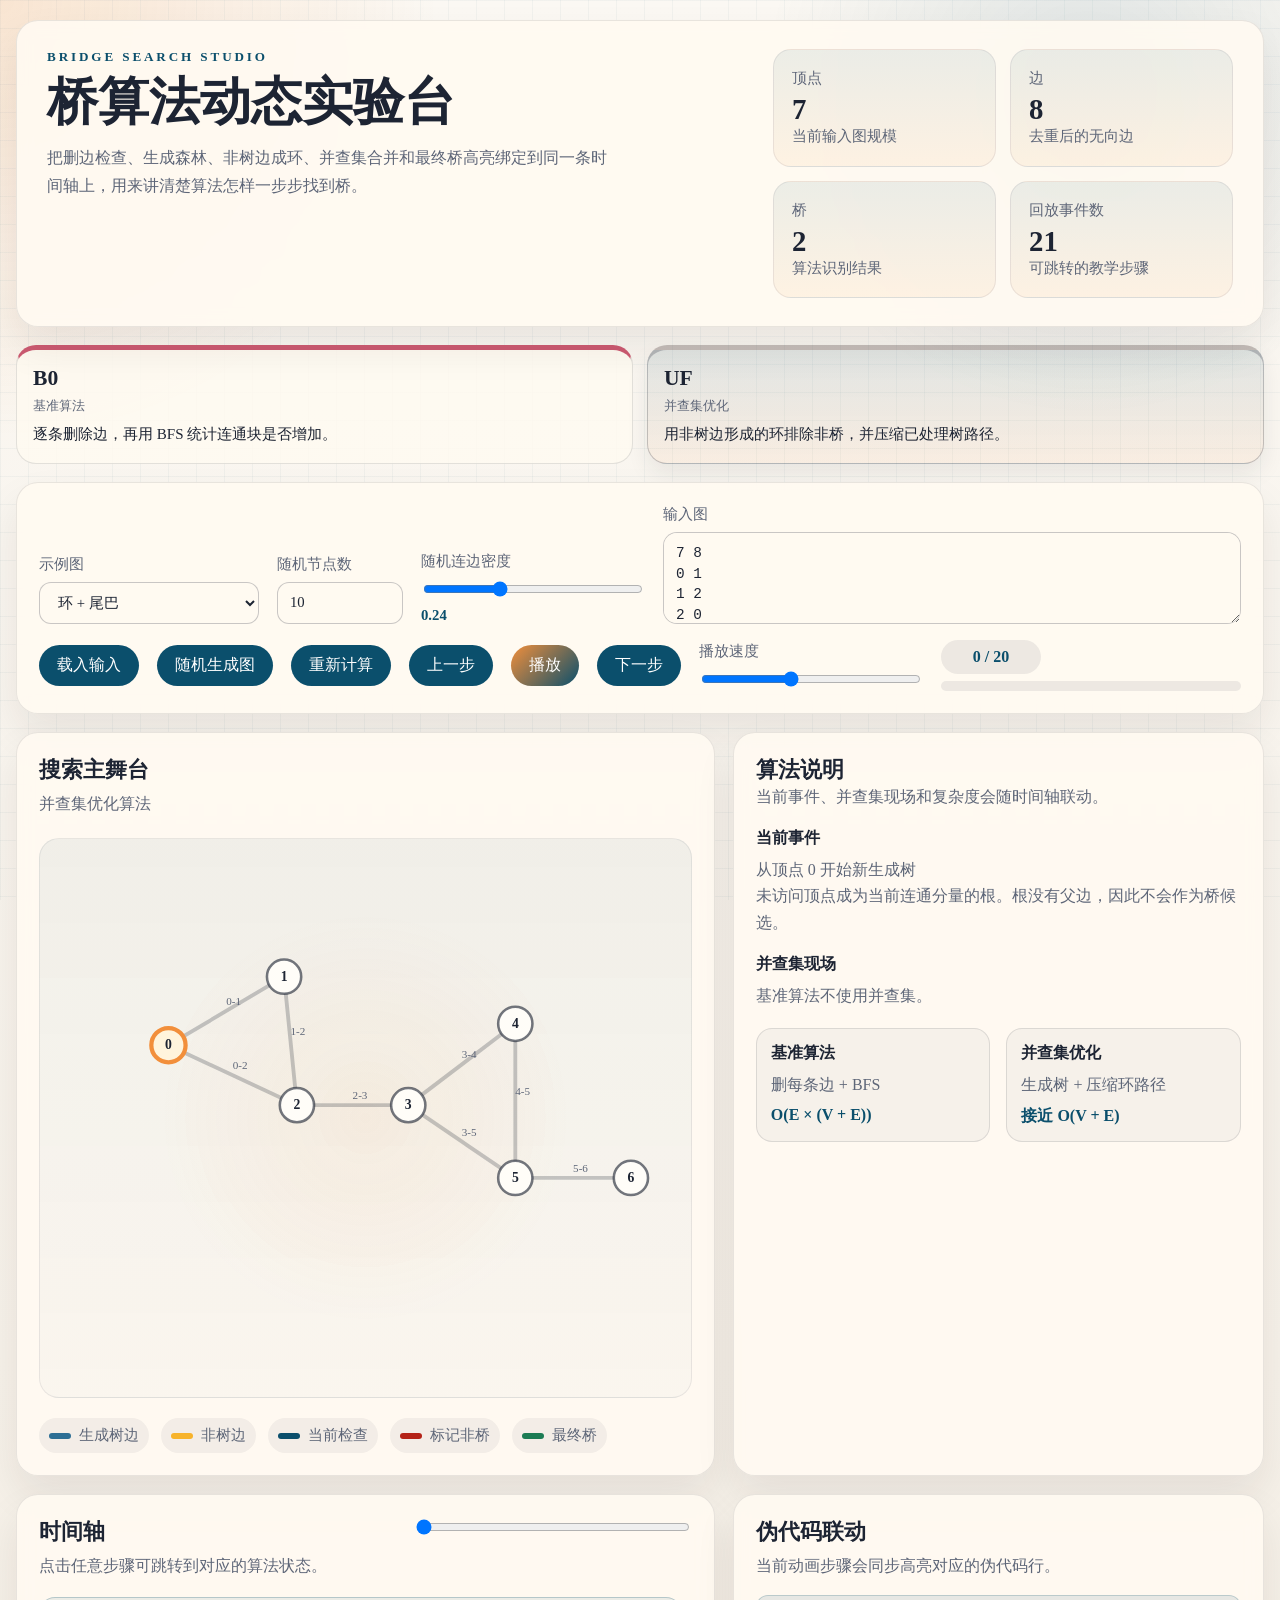
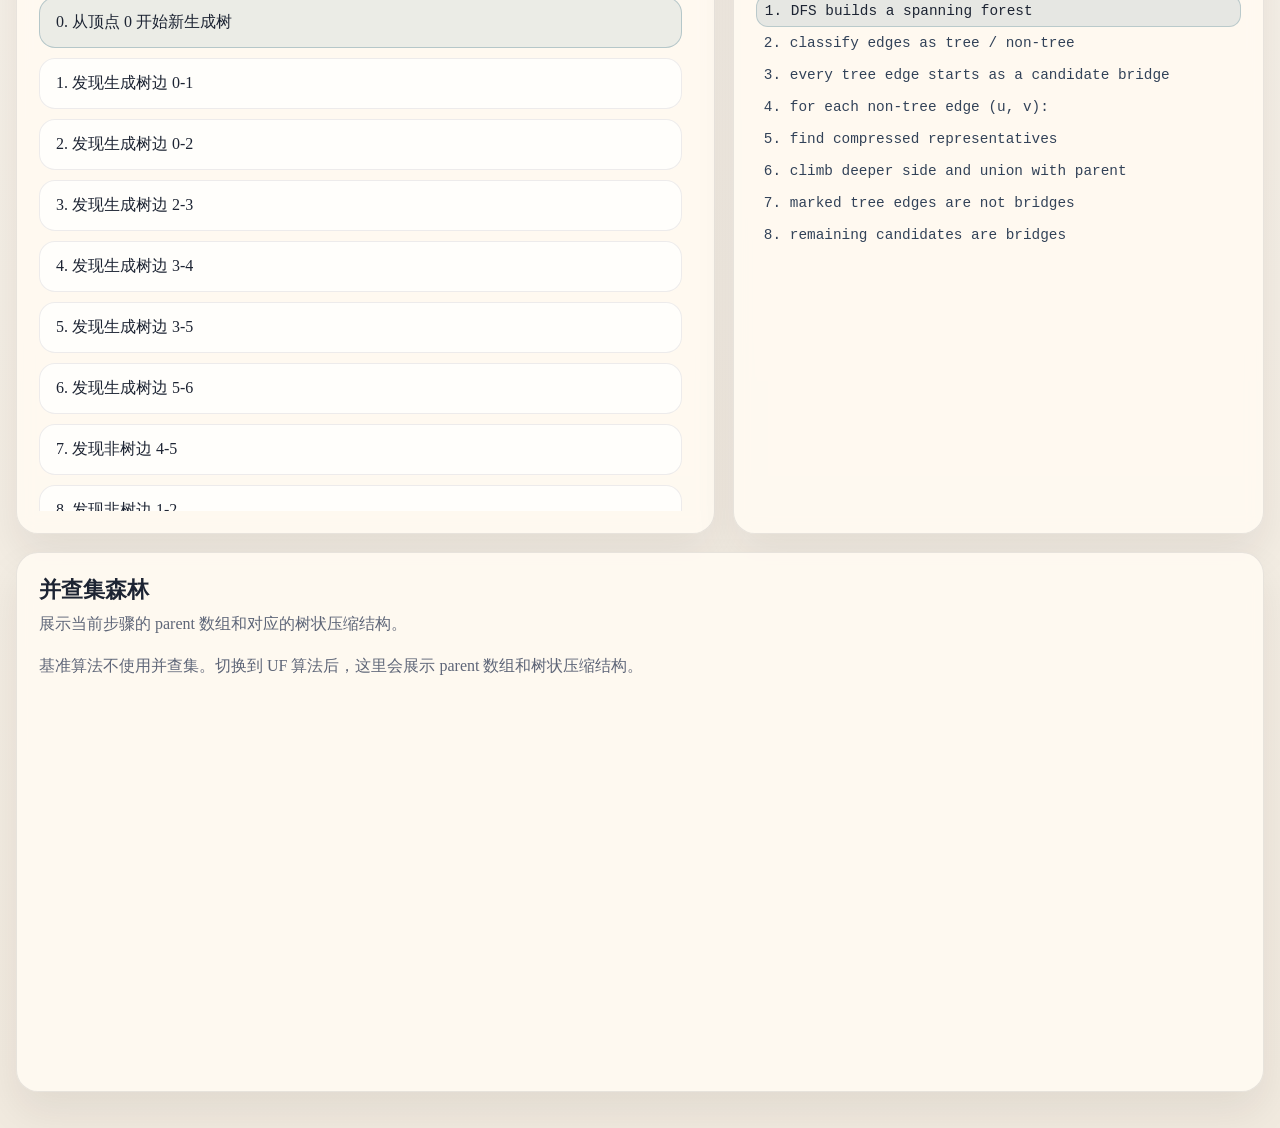
<file: index.html>
<!doctype html>
<html lang="zh-CN">
<head>
  <meta charset="utf-8">
  <meta name="viewport" content="width=device-width, initial-scale=1">
  <meta http-equiv="refresh" content="0; url=visualizer.html">
  <title>桥算法动态实验台</title>
  <link rel="canonical" href="visualizer.html">
</head>
<body>
  <script>window.location.replace("visualizer.html");</script>
  <p><a href="visualizer.html">打开桥算法动态实验台</a></p>
</body>
</html>
</file>
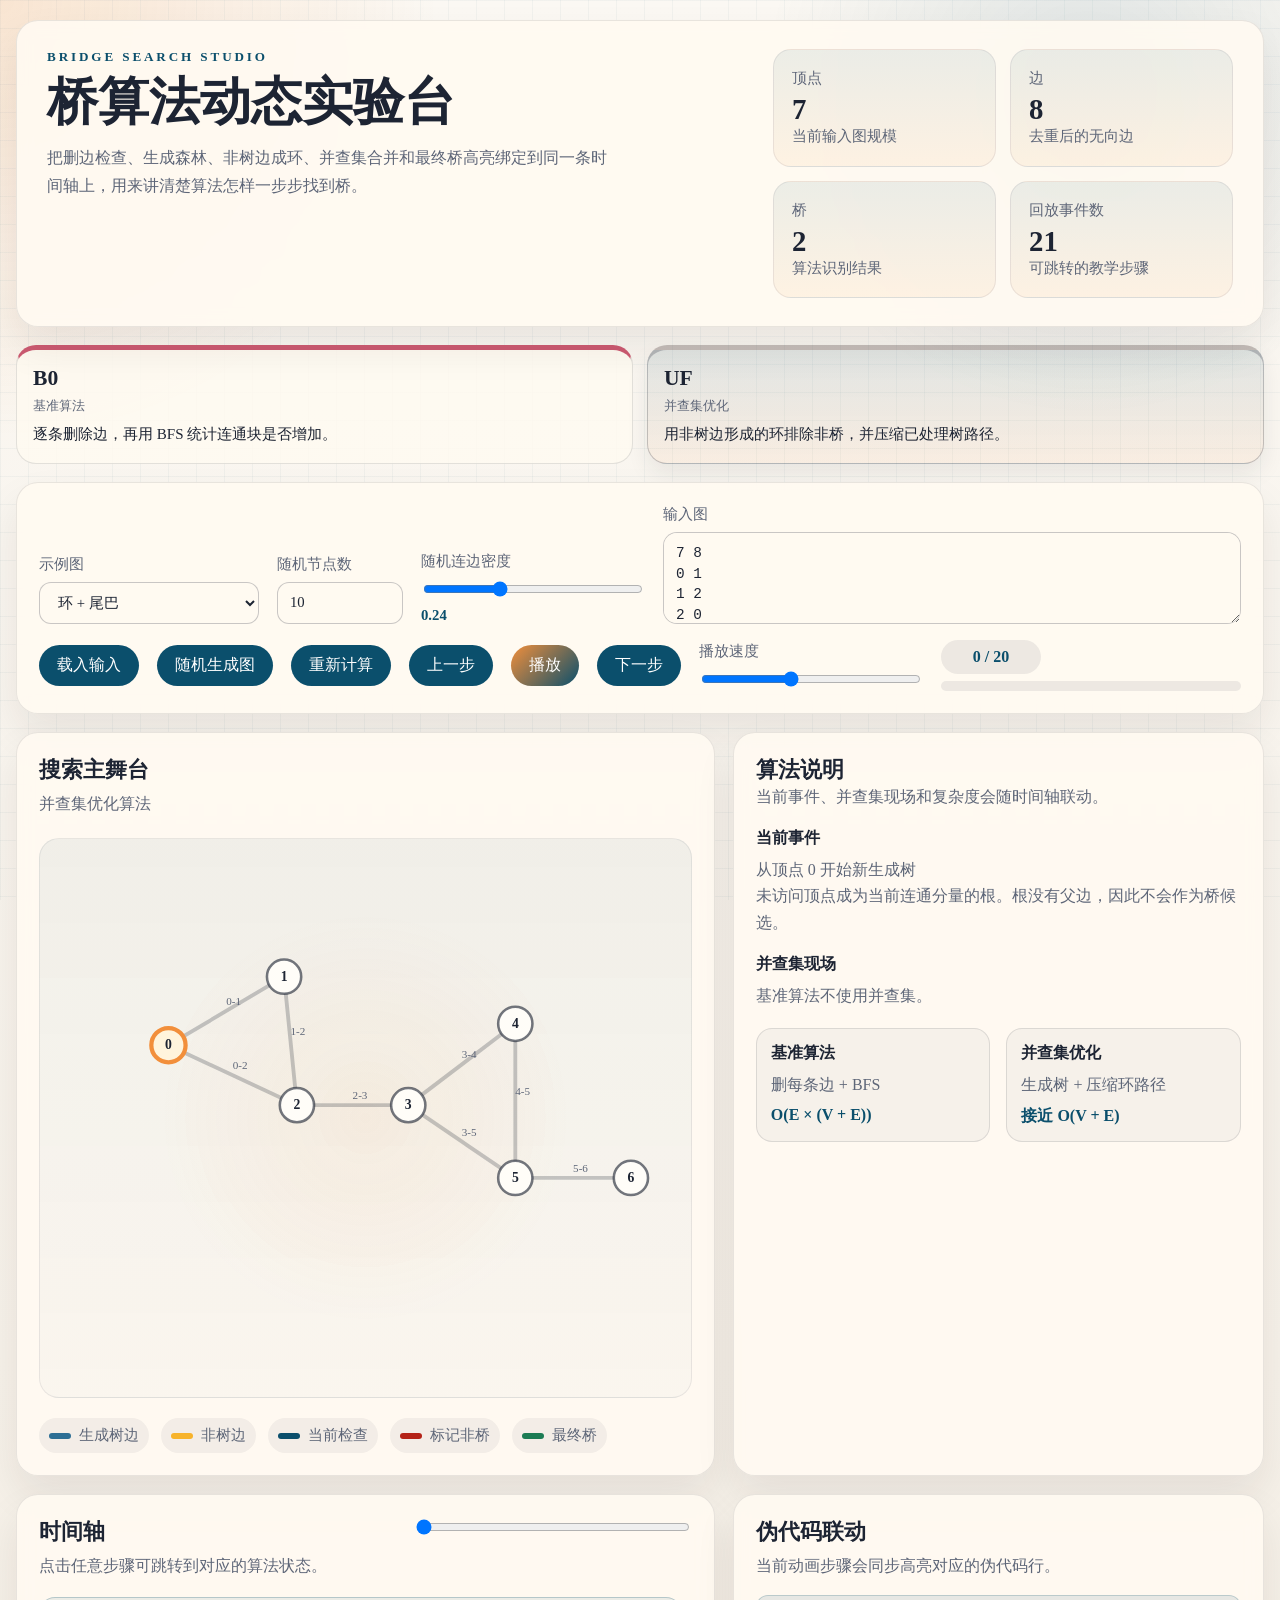
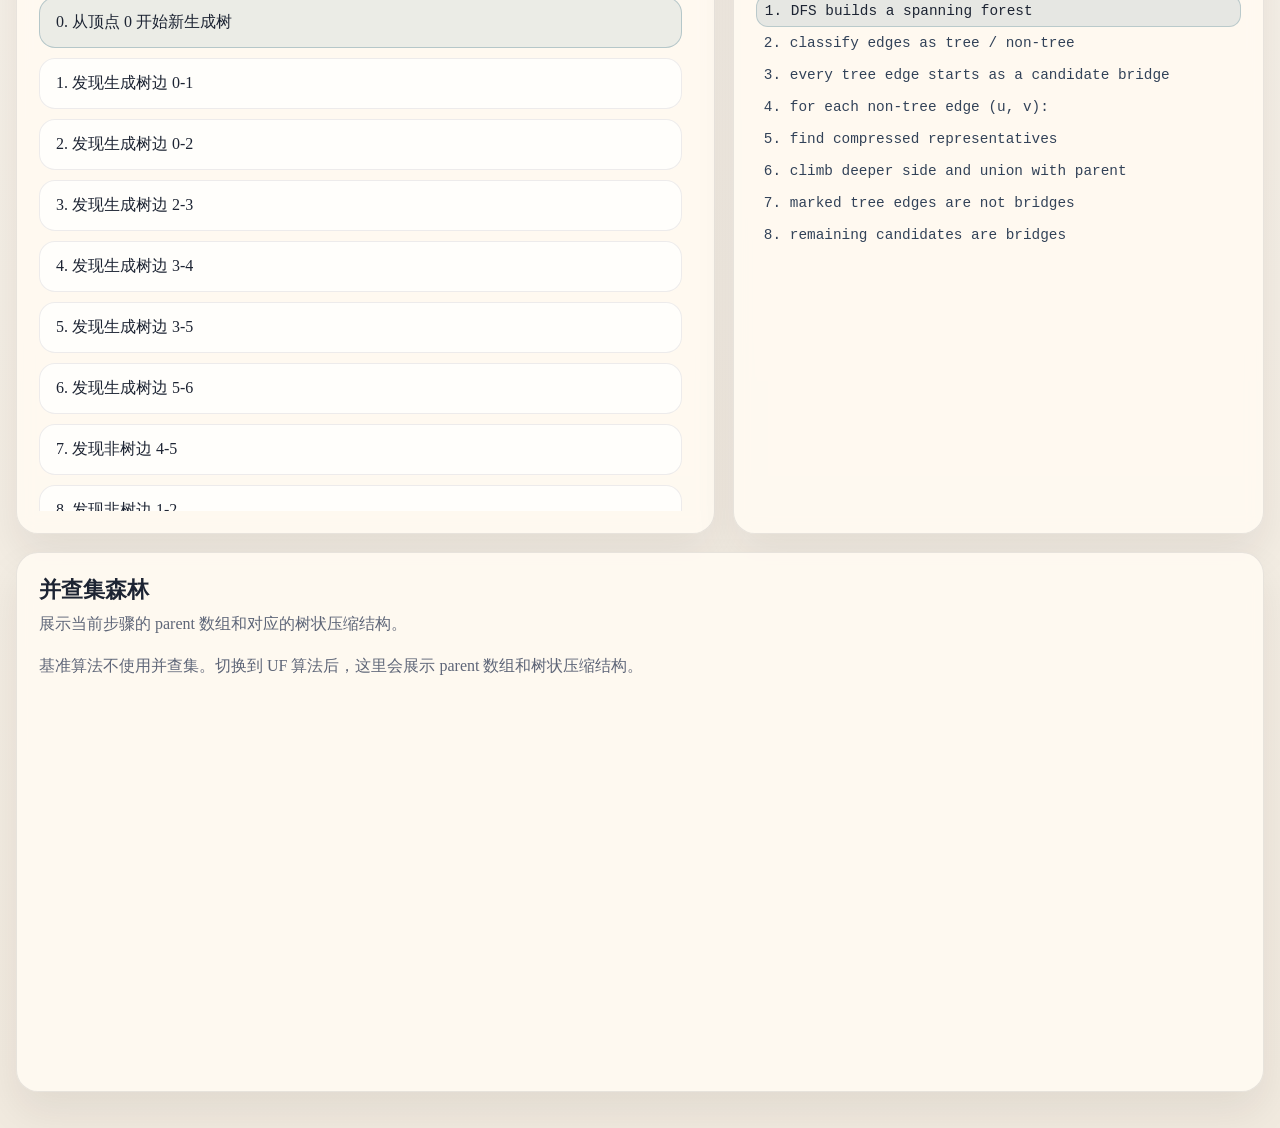
<file: visualizer.html>
<!doctype html>
<html lang="zh-CN">
<head>
  <meta charset="utf-8">
  <meta name="viewport" content="width=device-width, initial-scale=1">
  <title>桥算法动态实验台</title>
  <link rel="stylesheet" href="visualizer.css?v=uf-forest-20260612">
</head>
<body>
  <div class="backdrop" aria-hidden="true"></div>
  <main class="shell">
    <header class="hero">
      <div class="hero-copy">
        <p class="eyebrow">Bridge Search Studio</p>
        <h1>桥算法动态实验台</h1>
        <p class="summary">
          把删边检查、生成森林、非树边成环、并查集合并和最终桥高亮绑定到同一条时间轴上，用来讲清楚算法怎样一步步找到桥。
        </p>
      </div>
      <div class="hero-metrics" aria-label="图统计">
        <div class="hero-metric"><span>顶点</span><strong id="vertexCount">0</strong><span>当前输入图规模</span></div>
        <div class="hero-metric"><span>边</span><strong id="edgeCount">0</strong><span>去重后的无向边</span></div>
        <div class="hero-metric"><span>桥</span><strong id="bridgeCount">0</strong><span>算法识别结果</span></div>
        <div class="hero-metric"><span>回放事件数</span><strong id="stepCount">0</strong><span>可跳转的教学步骤</span></div>
      </div>
    </header>

    <section class="variant-strip" aria-label="算法选择">
      <button id="benchmarkBtn" class="variant-card benchmark-card" type="button">
        <b>B0</b>
        <small>基准算法</small>
        <p>逐条删除边，再用 BFS 统计连通块是否增加。</p>
      </button>
      <button id="efficientBtn" class="variant-card efficient-card active" type="button">
        <b>UF</b>
        <small>并查集优化</small>
        <p>用非树边形成的环排除非桥，并压缩已处理树路径。</p>
      </button>
    </section>

    <section class="control-panel panel" aria-label="图和播放设置">
      <div class="control-row">
        <label>
          <span>示例图</span>
          <select id="sampleSelect">
            <option value="cycle-tail">环 + 尾巴</option>
            <option value="two-blocks">双环单桥</option>
            <option value="forest">森林与链</option>
            <option value="dense-core">稠密核心</option>
          </select>
        </label>
        <label>
          <span>随机节点数</span>
          <input id="randomNodeCount" type="number" min="4" max="18" value="10">
        </label>
        <label>
          <span>随机连边密度</span>
          <input id="randomDensity" type="range" min="0.08" max="0.55" step="0.01" value="0.24">
          <strong id="randomDensityLabel">0.24</strong>
        </label>
        <label class="graph-input-label">
          <span>输入图</span>
          <textarea id="graphInput" spellcheck="false" aria-label="自定义图输入"></textarea>
        </label>
      </div>
      <div class="control-row compact">
        <button id="loadInputBtn" type="button">载入输入</button>
        <button id="randomBtn" type="button">随机生成图</button>
        <button id="resetBtn" type="button">重新计算</button>
        <button id="prevBtn" type="button">上一步</button>
        <button id="playBtn" type="button" class="primary">播放</button>
        <button id="nextBtn" type="button">下一步</button>
        <label class="speed-control">
          <span>播放速度</span>
          <input id="speedRange" type="range" min="0.5" max="3" step="0.5" value="1.5">
        </label>
        <div class="step-status">
          <span id="stepBadge">0 / 0</span>
          <div class="progress"><i id="progressFill"></i></div>
        </div>
      </div>
    </section>

    <section class="dashboard">
      <article class="panel stage-panel" aria-label="搜索主舞台">
        <div class="panel-head">
          <div>
            <h2>搜索主舞台</h2>
            <p id="algorithmTitle">并查集优化算法</p>
          </div>
        </div>
        <svg id="graphSvg" viewBox="0 0 760 520" role="img" aria-label="桥查找过程图"></svg>
        <div class="legend">
          <span><i class="swatch tree"></i>生成树边</span>
          <span><i class="swatch non-tree"></i>非树边</span>
          <span><i class="swatch active"></i>当前检查</span>
          <span><i class="swatch rejected"></i>标记非桥</span>
          <span><i class="swatch bridge"></i>最终桥</span>
        </div>
      </article>

      <article class="panel info-panel" aria-label="算法说明">
        <div class="panel-head">
          <div>
            <h2>算法说明</h2>
            <p>当前事件、并查集现场和复杂度会随时间轴联动。</p>
          </div>
        </div>
        <div class="info-block">
          <h3>当前事件</h3>
          <p id="eventTitle">准备运行</p>
          <p id="eventDetail" class="muted">选择样例图后运行任一算法，步骤会与图、伪代码、日志同步。</p>
        </div>
        <div class="info-block">
          <h3>并查集现场</h3>
          <div id="dsuState" class="dsu-state"></div>
        </div>
        <div class="info-grid">
          <div>
            <h3>基准算法</h3>
            <p>删每条边 + BFS</p>
            <strong>O(E × (V + E))</strong>
          </div>
          <div>
            <h3>并查集优化</h3>
            <p>生成树 + 压缩环路径</p>
            <strong>接近 O(V + E)</strong>
          </div>
        </div>
      </article>

      <article class="panel timeline-panel" aria-label="时间轴">
        <div class="panel-head">
          <div>
            <h2>时间轴</h2>
            <p>点击任意步骤可跳转到对应的算法状态。</p>
          </div>
          <input id="timelineRange" type="range" min="0" max="0" value="0" aria-label="步骤时间轴">
        </div>
        <div id="timeline" class="timeline"></div>
      </article>

      <article class="panel pseudo-panel" aria-label="伪代码联动">
        <div class="panel-head">
          <div>
            <h2>伪代码联动</h2>
            <p>当前动画步骤会同步高亮对应的伪代码行。</p>
          </div>
        </div>
        <div id="pseudoCode" class="pseudocode-list"></div>
      </article>

      <article class="panel log-panel" aria-label="并查集状态">
        <div class="panel-head">
          <div>
            <h2>并查集森林</h2>
            <p>展示当前步骤的 parent 数组和对应的树状压缩结构。</p>
          </div>
        </div>
        <div id="eventLog" class="uf-board"></div>
      </article>
    </section>
  </main>

  <script src="visualizer.js?v=uf-forest-20260612"></script>
</body>
</html>
</file>
<file: visualizer.css>
:root {
  color-scheme: light;
  --paper: #f6f1e8;
  --paper-strong: #fffaf1;
  --ink: #1d2433;
  --muted: #5e6678;
  --line: rgba(29, 36, 51, 0.12);
  --line-strong: rgba(29, 36, 51, 0.24);
  --accent: #0b4f6c;
  --accent-soft: rgba(11, 79, 108, 0.12);
  --warm: #f28f3b;
  --rose: #cc5a71;
  --green: #1c7c54;
  --gold: #f7b32b;
  --red: #b42318;
  --blue: #2d6f95;
  --shadow: 0 20px 40px rgba(32, 31, 29, 0.08);
  --radius: 22px;
}

* {
  box-sizing: border-box;
}

html,
body {
  margin: 0;
  min-height: 100%;
  color: var(--ink);
  background: linear-gradient(180deg, #fbf8f3 0%, #f1eadf 100%);
  font-family: "Palatino Linotype", "Noto Serif SC", "Microsoft YaHei", serif;
}

body {
  position: relative;
}

.backdrop {
  position: fixed;
  inset: 0;
  background-image:
    linear-gradient(rgba(11, 79, 108, 0.04) 1px, transparent 1px),
    linear-gradient(90deg, rgba(11, 79, 108, 0.04) 1px, transparent 1px),
    radial-gradient(circle at top left, rgba(242, 143, 59, 0.18), transparent 28%),
    radial-gradient(circle at 85% 10%, rgba(11, 79, 108, 0.12), transparent 24%);
  background-size: 28px 28px, 28px 28px, auto, auto;
  pointer-events: none;
}

button,
select,
textarea,
input {
  font: inherit;
}

button {
  border: 0;
  border-radius: 999px;
  padding: 10px 18px;
  background: var(--accent);
  color: white;
  cursor: pointer;
  transition: transform 160ms ease, opacity 160ms ease, box-shadow 160ms ease;
}

button:hover {
  transform: translateY(-1px);
  box-shadow: 0 10px 22px rgba(29, 36, 51, 0.08);
}

button:disabled {
  opacity: 0.45;
  cursor: not-allowed;
  box-shadow: none;
}

button.primary {
  background: linear-gradient(135deg, var(--warm), var(--accent));
}

.shell {
  position: relative;
  z-index: 1;
  width: min(1480px, calc(100vw - 32px));
  margin: 20px auto 36px;
}

.hero,
.panel {
  background: rgba(255, 250, 241, 0.92);
  backdrop-filter: blur(8px);
  border: 1px solid rgba(29, 36, 51, 0.1);
  border-radius: var(--radius);
  box-shadow: var(--shadow);
}

.hero {
  display: grid;
  grid-template-columns: minmax(0, 1.45fr) minmax(360px, 0.95fr);
  gap: 24px;
  padding: 28px 30px;
}

.eyebrow {
  margin: 0 0 10px;
  font-size: 0.82rem;
  font-weight: 700;
  letter-spacing: 0.22em;
  text-transform: uppercase;
  color: var(--accent);
}

.hero h1 {
  margin: 0;
  font-size: clamp(2rem, 4vw, 3.35rem);
  line-height: 1.04;
}

.summary {
  margin: 16px 0 0;
  max-width: 70ch;
  color: var(--muted);
  line-height: 1.75;
}

.hero-metrics {
  display: grid;
  grid-template-columns: repeat(2, minmax(0, 1fr));
  gap: 14px;
}

.hero-metric {
  padding: 18px;
  border-radius: 18px;
  background: linear-gradient(180deg, rgba(11, 79, 108, 0.08), rgba(242, 143, 59, 0.08));
  border: 1px solid rgba(29, 36, 51, 0.08);
}

.hero-metric span,
.hero-metric strong {
  display: block;
}

.hero-metric strong {
  margin-top: 4px;
  font-size: 1.8rem;
}

.hero-metric span {
  color: var(--muted);
  font-size: 0.92rem;
  line-height: 1.45;
}

.variant-strip {
  display: grid;
  grid-template-columns: repeat(2, minmax(0, 1fr));
  gap: 14px;
  margin: 18px 0;
}

.variant-card {
  min-height: 118px;
  padding: 16px;
  border-radius: 20px;
  border: 1px solid var(--line);
  background: rgba(255, 250, 241, 0.82);
  color: var(--ink);
  text-align: left;
}

.variant-card.benchmark-card {
  border-top: 5px solid var(--rose);
}

.variant-card.efficient-card {
  border-top: 5px solid var(--accent);
}

.variant-card:hover,
.variant-card.active {
  border-color: var(--line-strong);
  box-shadow: 0 10px 22px rgba(29, 36, 51, 0.08);
}

.variant-card.active {
  background: linear-gradient(180deg, rgba(11, 79, 108, 0.1), rgba(242, 143, 59, 0.08));
}

.variant-card b,
.variant-card small,
.variant-card p {
  display: block;
}

.variant-card b {
  font-size: 1.35rem;
}

.variant-card small {
  margin: 6px 0 8px;
  color: var(--muted);
}

.variant-card p {
  margin: 0;
  font-size: 0.94rem;
  line-height: 1.55;
}

.control-panel {
  padding: 18px 22px;
  margin-bottom: 18px;
}

.control-row {
  display: flex;
  flex-wrap: wrap;
  gap: 18px;
  align-items: end;
}

.control-row.compact {
  margin-top: 16px;
  align-items: center;
}

label {
  display: grid;
  gap: 8px;
  color: var(--muted);
  font-size: 0.92rem;
}

.graph-input-label {
  flex: 1 1 520px;
}

select,
textarea,
input[type="number"] {
  border: 1px solid var(--line-strong);
  background: var(--paper-strong);
  color: var(--ink);
}

select {
  min-width: 220px;
  min-height: 42px;
  padding: 10px 14px;
  border-radius: 12px;
}

input[type="number"] {
  width: 126px;
  min-height: 42px;
  padding: 10px 12px;
  border-radius: 12px;
}

textarea {
  width: 100%;
  min-height: 92px;
  resize: vertical;
  padding: 10px 12px;
  border-radius: 14px;
  line-height: 1.45;
  font-family: Consolas, "Cascadia Mono", monospace;
  font-size: 0.9rem;
}

.speed-control input,
input[type="range"] {
  width: 220px;
}

label strong {
  color: var(--accent);
}

.step-status {
  flex: 1;
  min-width: 260px;
}

#stepBadge {
  display: inline-flex;
  align-items: center;
  justify-content: center;
  min-width: 100px;
  min-height: 34px;
  padding: 7px 12px;
  border-radius: 999px;
  background: rgba(29, 36, 51, 0.08);
  color: var(--accent);
  font-weight: 700;
}

.progress {
  height: 10px;
  border-radius: 999px;
  background: rgba(29, 36, 51, 0.08);
  overflow: hidden;
  margin-top: 7px;
}

.progress i {
  display: block;
  width: 0%;
  height: 100%;
  border-radius: inherit;
  background: linear-gradient(90deg, var(--warm), var(--accent));
}

.dashboard {
  display: grid;
  grid-template-columns: 1.25fr 0.95fr;
  gap: 18px;
}

.panel {
  padding: 22px;
}

.panel-head {
  display: flex;
  align-items: start;
  justify-content: space-between;
  gap: 16px;
  margin-bottom: 16px;
}

.panel-head h2 {
  margin: 0;
  font-size: 1.35rem;
}

.panel-head p {
  margin: 8px 0 0;
  color: var(--muted);
  line-height: 1.55;
}

.stage-panel {
  min-height: 720px;
}

#graphSvg {
  width: 100%;
  min-height: 560px;
  margin-top: 6px;
  border-radius: 20px;
  background:
    linear-gradient(180deg, rgba(11, 79, 108, 0.06), rgba(11, 79, 108, 0.02)),
    radial-gradient(circle at center, rgba(242, 143, 59, 0.08), transparent 48%);
  border: 1px solid rgba(29, 36, 51, 0.08);
}

.edge-line {
  stroke: rgba(29, 36, 51, 0.24);
  stroke-width: 4.5;
  stroke-linecap: round;
  transition: stroke 180ms ease, stroke-width 180ms ease, opacity 180ms ease;
}

.edge-line.tree {
  stroke: var(--blue);
}

.edge-line.non-tree {
  stroke: var(--gold);
  stroke-dasharray: 9 8;
}

.edge-line.active {
  stroke: var(--accent);
  stroke-width: 8;
  filter: drop-shadow(0 0 10px rgba(11, 79, 108, 0.22));
}

.edge-line.rejected {
  stroke: var(--red);
  stroke-width: 6;
  opacity: 0.76;
}

.edge-line.bridge {
  stroke: var(--green);
  stroke-width: 9;
  filter: drop-shadow(0 0 12px rgba(28, 124, 84, 0.22));
}

.edge-label {
  fill: var(--muted);
  font-size: 13px;
  pointer-events: none;
}

.node-circle {
  fill: #fffdf8;
  stroke: rgba(29, 36, 51, 0.62);
  stroke-width: 3;
  transition: fill 180ms ease, stroke 180ms ease, stroke-width 180ms ease;
}

.node-circle.active {
  fill: #fff4dc;
  stroke: var(--warm);
  stroke-width: 5;
}

.node-circle.root {
  fill: rgba(28, 124, 84, 0.16);
  stroke: var(--green);
}

.node-text {
  font-weight: 750;
  fill: var(--ink);
  pointer-events: none;
}

.legend {
  display: flex;
  flex-wrap: wrap;
  gap: 12px;
  margin-top: 16px;
}

.legend span {
  display: inline-flex;
  align-items: center;
  gap: 8px;
  padding: 8px 10px;
  border-radius: 999px;
  background: rgba(29, 36, 51, 0.05);
  color: var(--muted);
  font-size: 0.92rem;
}

.swatch {
  width: 22px;
  height: 6px;
  border-radius: 999px;
  background: rgba(29, 36, 51, 0.24);
}

.swatch.tree { background: var(--blue); }
.swatch.non-tree { background: var(--gold); }
.swatch.active { background: var(--accent); }
.swatch.rejected { background: var(--red); }
.swatch.bridge { background: var(--green); }

.info-panel,
.pseudo-panel,
.timeline-panel,
.log-panel {
  min-height: 280px;
}

.info-block {
  margin-top: 18px;
}

.info-panel h3,
.info-grid h3 {
  margin: 0 0 8px;
  font-size: 1rem;
}

.info-panel p,
.info-grid p {
  margin: 0;
  color: var(--muted);
  line-height: 1.65;
}

.muted {
  color: var(--muted);
}

.dsu-state {
  display: flex;
  flex-wrap: wrap;
  gap: 10px;
}

.dsu-pill {
  display: inline-flex;
  gap: 12px;
  padding: 8px 10px;
  border-radius: 14px;
  background: rgba(11, 79, 108, 0.08);
  color: var(--ink);
  font-family: Consolas, "Cascadia Mono", monospace;
  font-size: 0.9rem;
}

.info-grid {
  display: grid;
  grid-template-columns: repeat(2, minmax(0, 1fr));
  gap: 16px;
  margin-top: 18px;
}

.info-grid > div {
  padding: 14px;
  border-radius: 16px;
  background: rgba(29, 36, 51, 0.04);
  border: 1px solid var(--line);
}

.info-grid strong {
  display: block;
  margin-top: 8px;
  color: var(--accent);
}

.timeline-panel {
  grid-column: 1;
  height: 640px;
  display: flex;
  min-height: 0;
  overflow: hidden;
  flex-direction: column;
}

.panel-head input {
  width: min(42%, 360px);
}

.timeline {
  display: grid;
  gap: 10px;
  margin-top: 2px;
  flex: 1;
  min-height: 0;
  overflow: auto;
  padding-right: 10px;
  scrollbar-width: thin;
  scrollbar-color: rgba(11, 79, 108, 0.55) rgba(29, 36, 51, 0.08);
}

.timeline::-webkit-scrollbar {
  width: 10px;
}

.timeline::-webkit-scrollbar-track {
  background: rgba(29, 36, 51, 0.08);
  border-radius: 999px;
}

.timeline::-webkit-scrollbar-thumb {
  background: linear-gradient(180deg, rgba(242, 143, 59, 0.9), rgba(11, 79, 108, 0.82));
  border-radius: 999px;
  border: 2px solid rgba(255, 250, 241, 0.9);
}

.timeline button {
  width: 100%;
  padding: 14px 16px;
  border-radius: 16px;
  border: 1px solid rgba(29, 36, 51, 0.08);
  background: rgba(255, 255, 255, 0.7);
  color: var(--ink);
  cursor: pointer;
  text-align: left;
}

.timeline button.current {
  border-color: rgba(11, 79, 108, 0.24);
  background: rgba(11, 79, 108, 0.08);
}

.pseudo-panel {
  grid-column: 2;
}

#pseudoCode {
  margin: 0;
  line-height: 1.35;
  font-size: 0.9rem;
  color: #324258;
  font-family: Consolas, "Cascadia Mono", monospace;
}

#pseudoCode .pseudo-line {
  min-height: 32px;
  display: flex;
  align-items: center;
  padding: 4px 8px;
  border-radius: 12px;
}

#pseudoCode .pseudo-line.hot {
  border: 1px solid rgba(11, 79, 108, 0.2);
  background: rgba(11, 79, 108, 0.1);
  color: var(--ink);
}

.log-panel {
  grid-column: 1 / -1;
  min-height: 540px;
  overflow: visible;
}

#eventLog {
  margin: 0;
  color: var(--muted);
}

.uf-board {
  display: grid;
  gap: 16px;
}

.uf-empty {
  margin: 0;
  color: var(--muted);
  line-height: 1.6;
}

.uf-step-note {
  min-height: 44px;
  display: flex;
  align-items: center;
  padding: 10px 14px;
  border-radius: 14px;
  border: 1px solid rgba(11, 79, 108, 0.16);
  background: rgba(11, 79, 108, 0.06);
  color: var(--accent);
  font-weight: 700;
  line-height: 1.5;
}

.uf-array-panel {
  overflow-x: auto;
  padding: 2px 2px 10px;
  scrollbar-width: thin;
  scrollbar-color: rgba(11, 79, 108, 0.45) rgba(29, 36, 51, 0.08);
}

.uf-array-row {
  display: grid;
  grid-template-columns: 92px repeat(var(--uf-count), minmax(58px, 1fr));
  align-items: center;
  min-width: max-content;
}

.uf-array-label {
  padding-right: 14px;
  color: var(--ink);
  font-weight: 900;
  text-align: right;
}

.uf-array-cell {
  min-width: 58px;
  min-height: 58px;
  display: grid;
  place-items: center;
  border: 2px solid rgba(11, 79, 108, 0.62);
  background: rgba(255, 255, 255, 0.72);
  color: var(--ink);
  font-family: Consolas, "Cascadia Mono", monospace;
  font-size: 1.65rem;
  font-weight: 850;
  line-height: 1;
  box-shadow: inset 0 0 0 1px rgba(255, 250, 241, 0.78);
}

.uf-array-cell + .uf-array-cell {
  border-left-width: 0;
}

.uf-array-cell.root {
  color: var(--green);
  background: rgba(28, 124, 84, 0.12);
}

.uf-array-cell.active,
.uf-array-index.active {
  color: var(--accent);
  background: rgba(11, 79, 108, 0.14);
}

.uf-array-cell.changed {
  color: #fffaf1;
  background: linear-gradient(135deg, var(--warm), var(--accent));
  border-color: rgba(242, 143, 59, 0.9);
  box-shadow: 0 10px 22px rgba(242, 143, 59, 0.18);
}

.index-row {
  margin-top: 5px;
}

.uf-array-index {
  min-width: 58px;
  display: grid;
  place-items: center;
  color: var(--accent);
  font-family: Consolas, "Cascadia Mono", monospace;
  font-size: 1.2rem;
  font-weight: 800;
}

.uf-array-index.changed {
  color: var(--warm);
}

.uf-forest-wrap {
  min-height: 340px;
  overflow: auto;
  border-radius: 18px;
  border: 1px solid rgba(29, 36, 51, 0.1);
  background:
    linear-gradient(180deg, rgba(11, 79, 108, 0.035), rgba(242, 143, 59, 0.055)),
    rgba(255, 255, 255, 0.5);
}

.uf-forest {
  display: block;
  width: 100%;
  min-width: 760px;
  height: auto;
}

#uf-arrow path {
  fill: rgba(29, 36, 51, 0.56);
}

.uf-tree-edge,
.uf-root-loop {
  fill: none;
  stroke: rgba(29, 36, 51, 0.5);
  stroke-width: 2.4;
  stroke-linecap: round;
  stroke-linejoin: round;
}

.uf-tree-edge.changed {
  stroke: var(--warm);
  stroke-width: 4;
  filter: drop-shadow(0 0 6px rgba(242, 143, 59, 0.28));
}

.uf-root-loop {
  stroke-dasharray: 7 6;
  opacity: 0.72;
}

.uf-root-loop.active {
  stroke: var(--accent);
  opacity: 1;
}

.uf-tree-node circle {
  fill: #fffdf8;
  stroke: var(--accent);
  stroke-width: 3;
  filter: drop-shadow(0 9px 14px rgba(11, 79, 108, 0.12));
  transition: fill 180ms ease, stroke 180ms ease, stroke-width 180ms ease;
}

.uf-tree-node text {
  fill: var(--ink);
  font-family: Consolas, "Cascadia Mono", monospace;
  font-size: 1.28rem;
  font-weight: 850;
  pointer-events: none;
}

.uf-tree-node.root circle {
  fill: rgba(28, 124, 84, 0.13);
  stroke: var(--green);
  stroke-width: 3.4;
}

.uf-tree-node.active circle {
  fill: #fff0d6;
  stroke: var(--warm);
  stroke-width: 5;
}

.uf-tree-node.changed circle {
  fill: var(--accent);
  stroke: var(--warm);
  stroke-width: 5;
  filter: drop-shadow(0 10px 20px rgba(11, 79, 108, 0.22));
}

.uf-tree-node.changed text {
  fill: #fffaf1;
}

.uf-parent-grid {
  display: grid;
  grid-template-columns: repeat(var(--uf-cols, 10), minmax(0, 1fr));
  gap: 12px;
  align-items: stretch;
}

.uf-cell {
  min-height: 78px;
  padding: 12px 12px 10px;
  border-radius: 14px;
  border: 1px solid var(--line);
  background: rgba(255, 255, 255, 0.64);
  display: grid;
  grid-template-rows: auto 1fr auto;
  gap: 3px;
  align-items: center;
  justify-items: start;
}

.uf-cell .uf-node-label {
  color: var(--muted);
  font-size: 0.78rem;
  text-transform: uppercase;
  letter-spacing: 0.08em;
}

.uf-cell strong {
  color: var(--ink);
  font-family: Consolas, "Cascadia Mono", monospace;
  font-size: 1.35rem;
  line-height: 1;
}

.uf-cell em {
  display: inline-flex;
  align-items: center;
  justify-content: center;
  min-height: 20px;
  padding: 2px 8px;
  border-radius: 999px;
  background: var(--green);
  color: #fffdf7;
  font-style: normal;
  font-size: 0.68rem;
  font-weight: 800;
  letter-spacing: 0.12em;
}

.uf-cell.root {
  border-color: rgba(28, 124, 84, 0.36);
  background:
    linear-gradient(180deg, rgba(28, 124, 84, 0.13), rgba(28, 124, 84, 0.06)),
    rgba(255, 255, 255, 0.7);
  box-shadow: inset 0 0 0 1px rgba(28, 124, 84, 0.1);
}

.uf-cell.root.primary-root {
  border-color: rgba(11, 79, 108, 0.5);
  background:
    linear-gradient(180deg, rgba(11, 79, 108, 0.16), rgba(242, 143, 59, 0.1)),
    rgba(255, 255, 255, 0.78);
  box-shadow: inset 0 0 0 1px rgba(11, 79, 108, 0.14), 0 8px 18px rgba(11, 79, 108, 0.08);
}

.uf-cell.root.primary-root em {
  background: var(--accent);
}

.uf-groups {
  display: grid;
  grid-template-columns: repeat(auto-fit, minmax(260px, 1fr));
  gap: 12px;
}

.uf-group-card {
  display: grid;
  grid-template-columns: auto 1fr;
  align-items: center;
  gap: 14px;
  min-height: 72px;
  padding: 12px 14px;
  border-radius: 18px;
  border: 1px solid rgba(11, 79, 108, 0.16);
  background: rgba(255, 255, 255, 0.68);
}

.uf-group-card.primary-root {
  border-color: rgba(11, 79, 108, 0.34);
  background:
    linear-gradient(180deg, rgba(11, 79, 108, 0.08), rgba(242, 143, 59, 0.08)),
    rgba(255, 255, 255, 0.8);
  box-shadow: 0 12px 24px rgba(11, 79, 108, 0.08);
}

.uf-root-badge {
  min-width: 82px;
  min-height: 52px;
  display: grid;
  place-items: center;
  padding: 7px 12px;
  border-radius: 16px;
  background: var(--accent);
  color: #fffdf7;
  box-shadow: 0 10px 22px rgba(11, 79, 108, 0.16);
}

.uf-group-card.primary-root .uf-root-badge {
  min-width: 96px;
  background: linear-gradient(135deg, var(--accent), #08384e);
}

.uf-group-card.primary-root .uf-root-badge strong {
  font-size: 1.8rem;
}

.uf-root-badge span {
  font-size: 0.66rem;
  font-weight: 800;
  letter-spacing: 0.14em;
}

.uf-root-badge strong {
  font-family: Consolas, "Cascadia Mono", monospace;
  font-size: 1.55rem;
  line-height: 1;
}

.uf-members {
  display: flex;
  flex-wrap: wrap;
  gap: 8px;
}

.uf-members span {
  min-width: 34px;
  min-height: 30px;
  display: inline-flex;
  align-items: center;
  justify-content: center;
  padding: 5px 9px;
  border-radius: 999px;
  background: rgba(11, 79, 108, 0.08);
  color: var(--ink);
  font-family: Consolas, "Cascadia Mono", monospace;
  font-weight: 700;
}

@media (max-width: 1180px) {
  .hero,
  .dashboard {
    grid-template-columns: 1fr;
  }

  .hero-metrics,
  .info-grid {
    grid-template-columns: repeat(2, minmax(0, 1fr));
  }

  .timeline-panel,
  .pseudo-panel,
  .log-panel {
    grid-column: auto;
  }

  .timeline-panel {
    height: auto;
  }

  .timeline {
    max-height: 520px;
  }
}

@media (max-width: 760px) {
  .shell {
    width: min(100vw - 16px, 1480px);
    margin: 10px auto 24px;
  }

  .hero,
  .panel {
    padding: 18px;
  }

  .hero-metrics,
  .variant-strip,
  .info-grid {
    grid-template-columns: 1fr;
  }

  .control-row {
    display: grid;
  }

  .uf-parent-grid {
    grid-template-columns: repeat(2, minmax(0, 1fr));
  }

  .speed-control input,
  input[type="range"],
  input[type="number"],
  .panel-head input,
  select {
    width: 100%;
    min-width: 0;
  }

  #graphSvg {
    min-height: 380px;
  }

  .panel-head {
    display: grid;
  }
}
</file>
